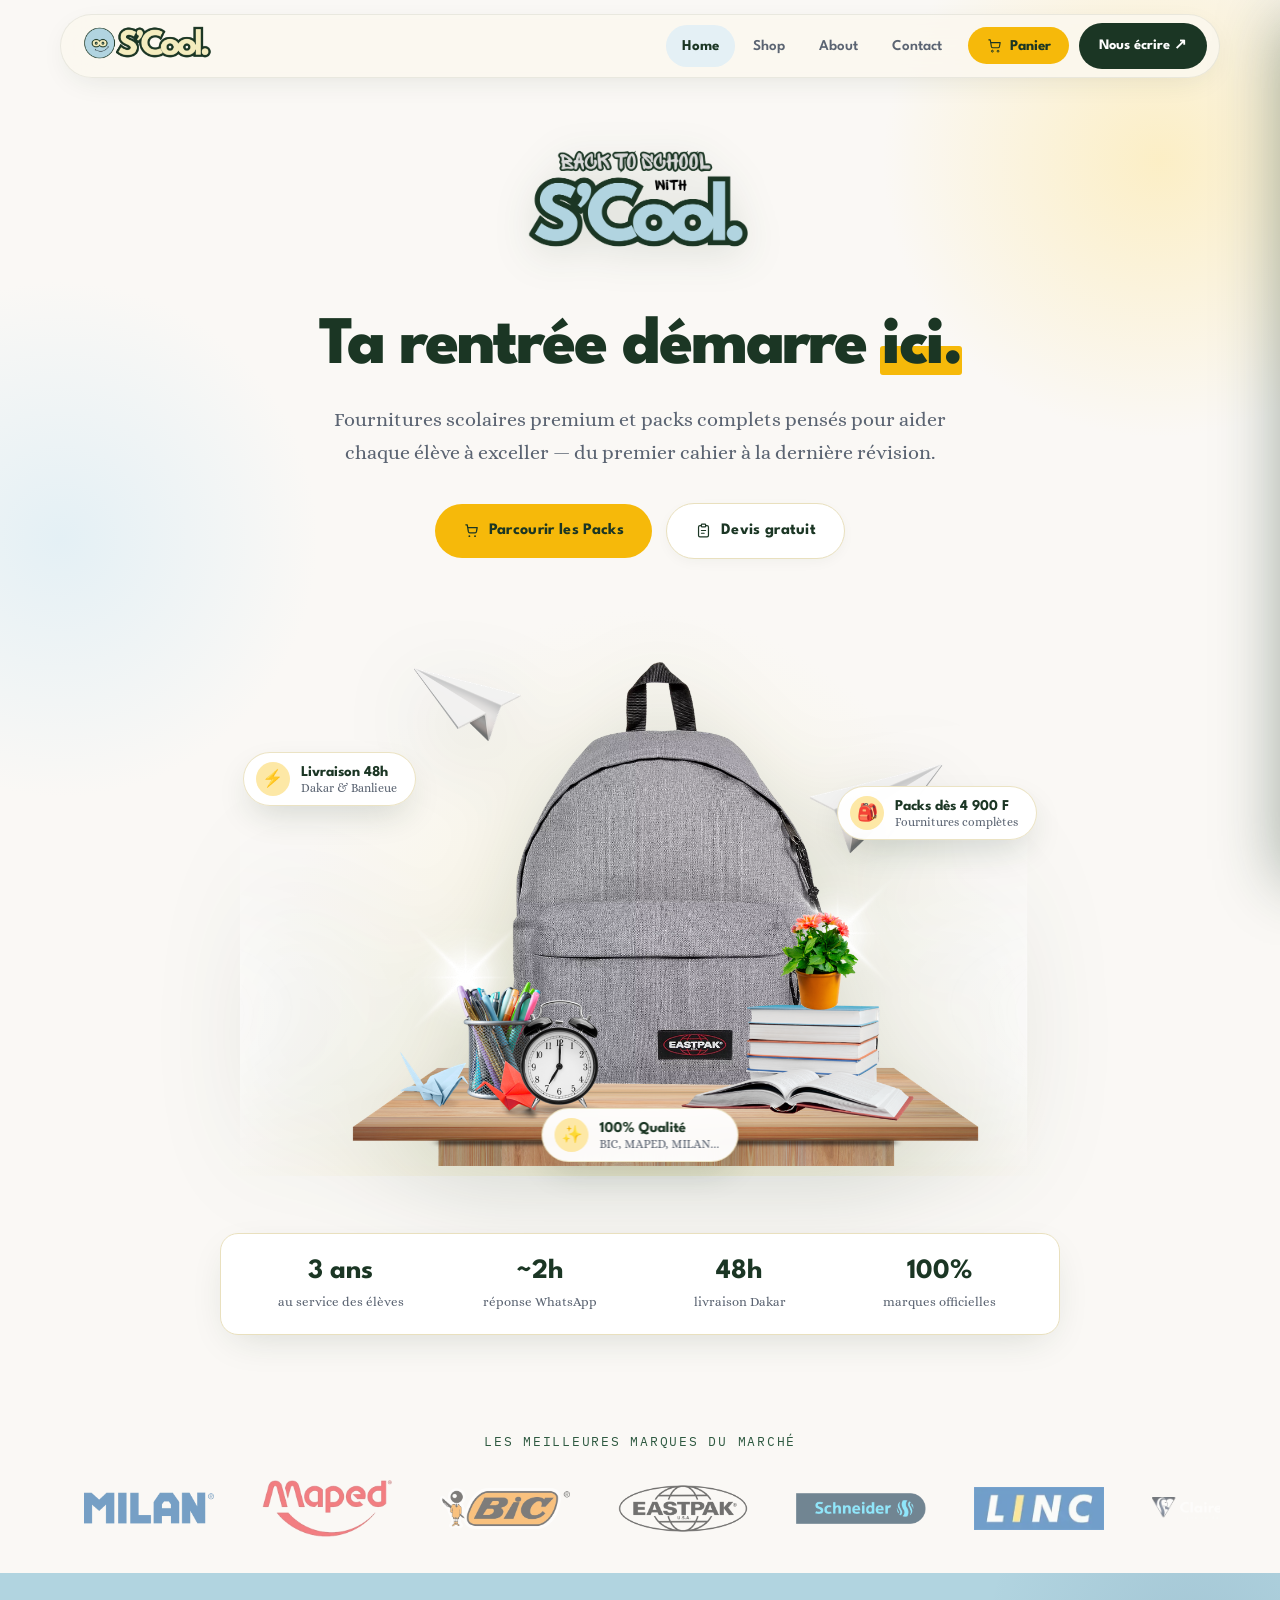
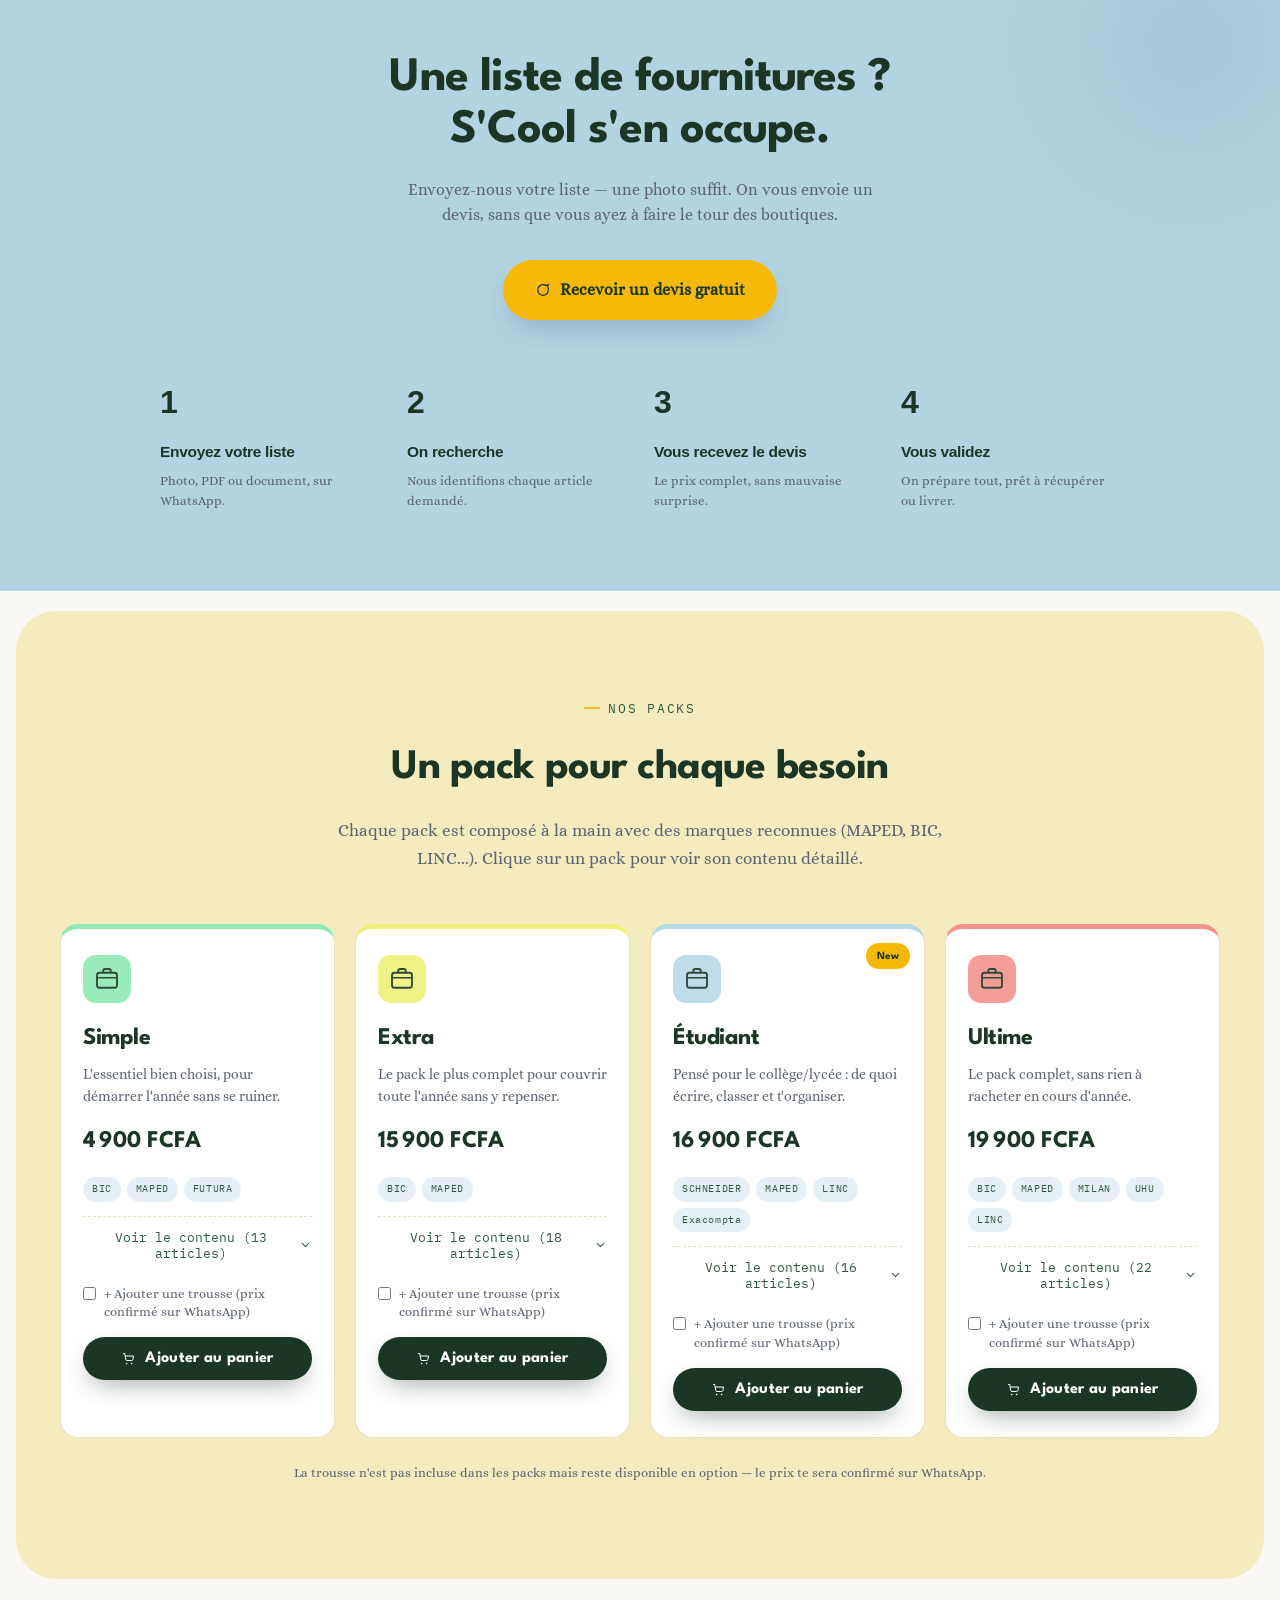
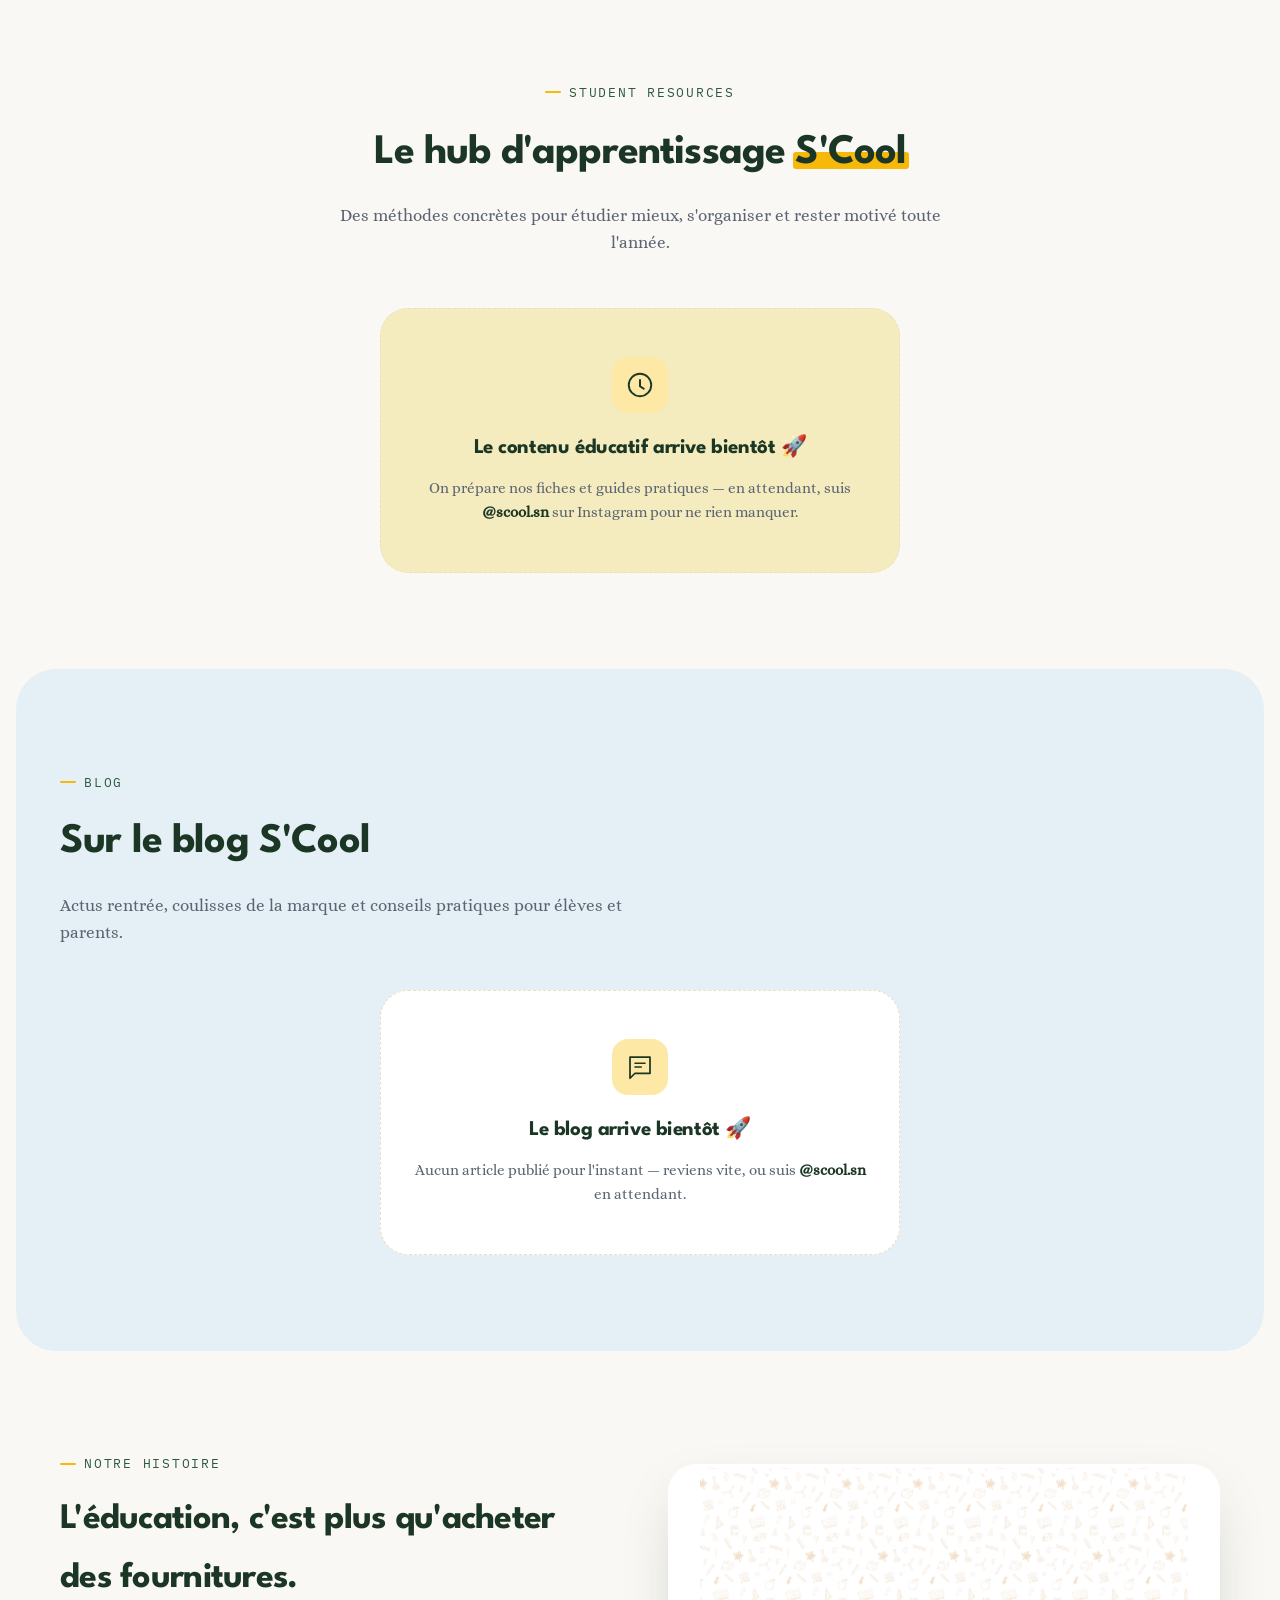
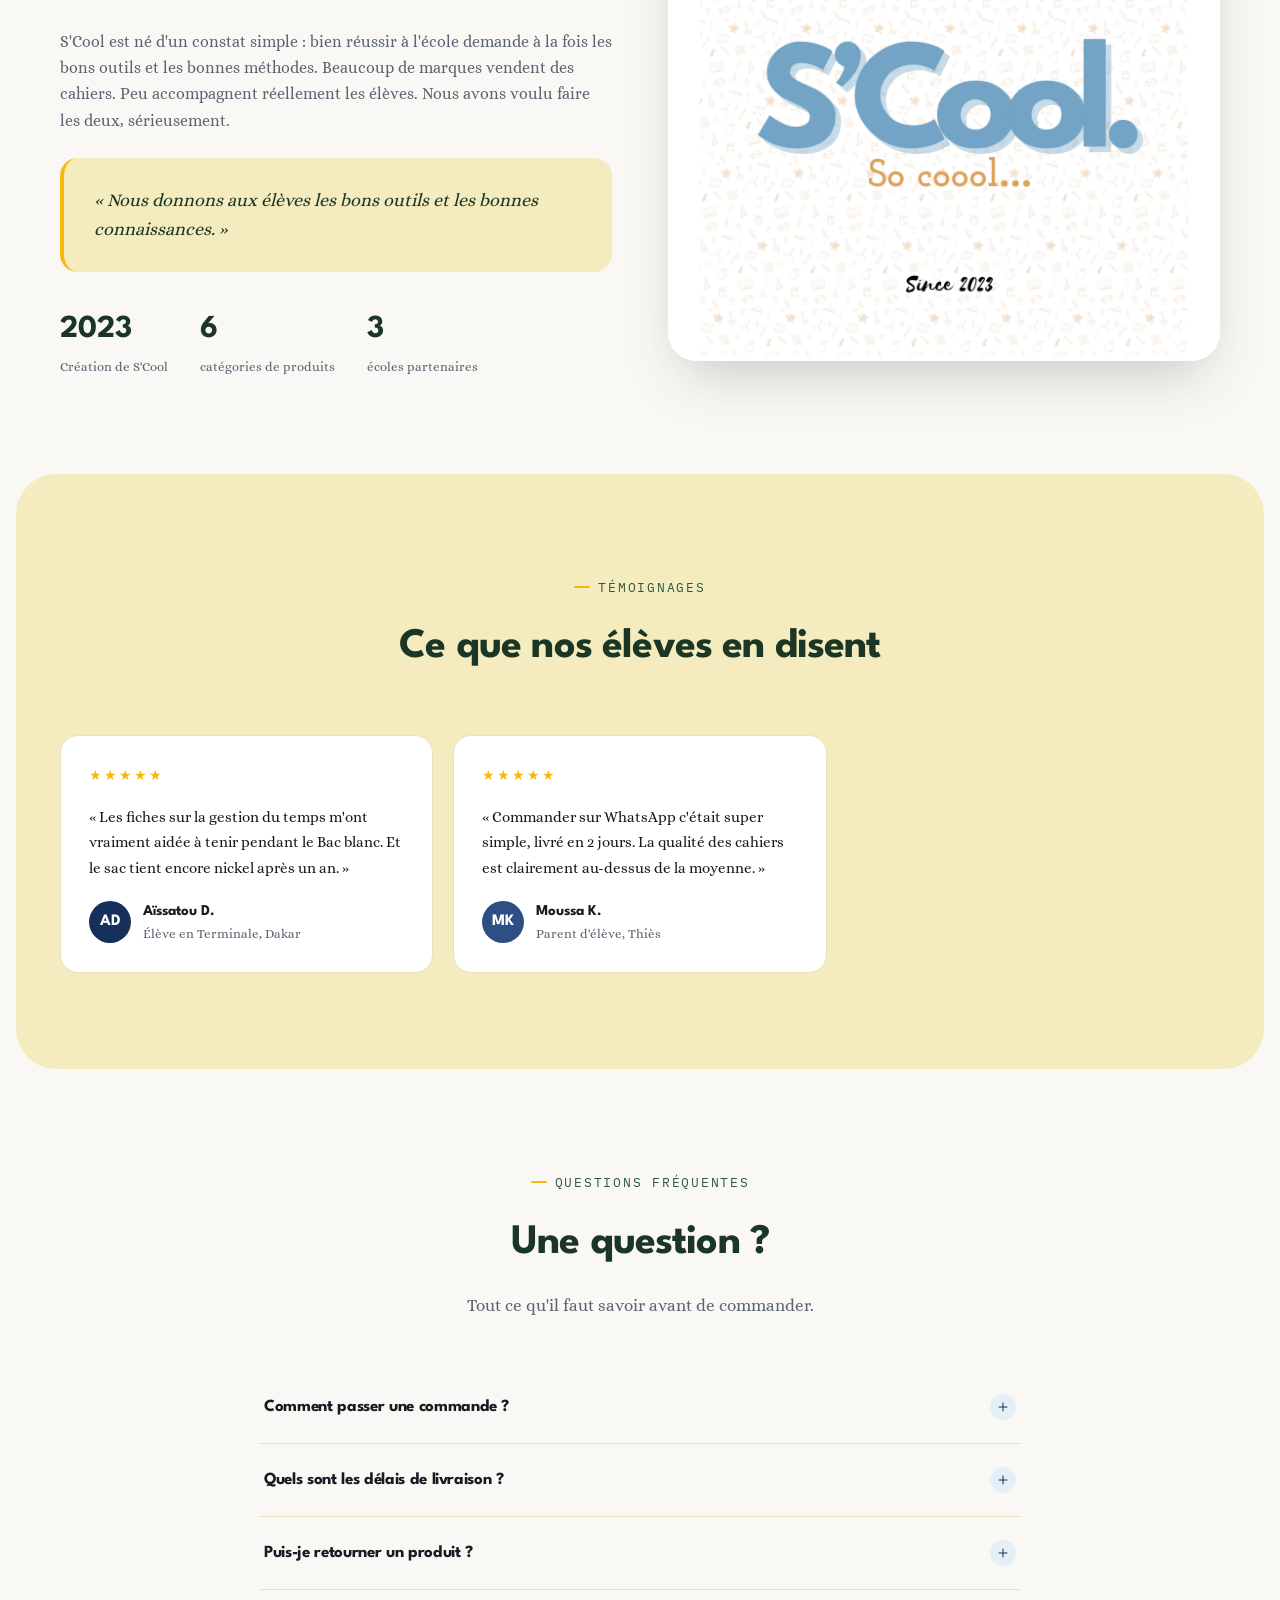
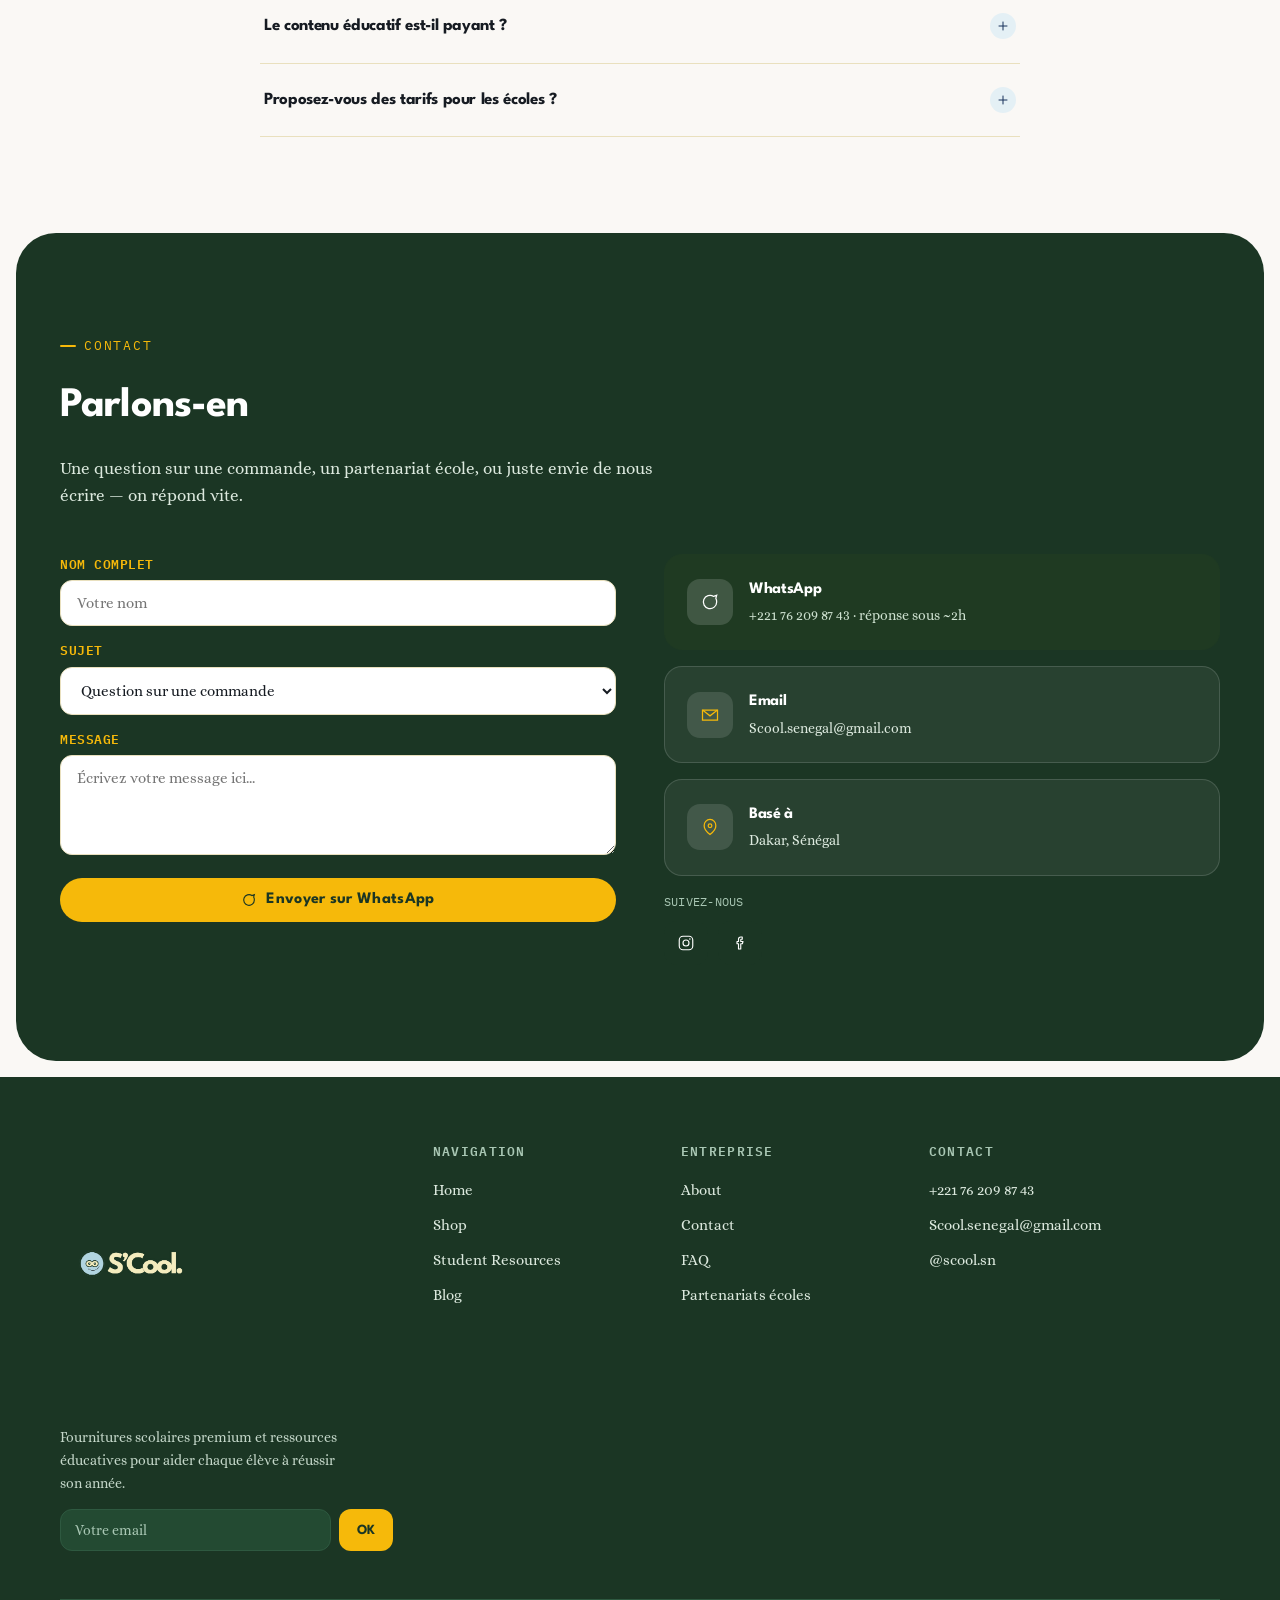
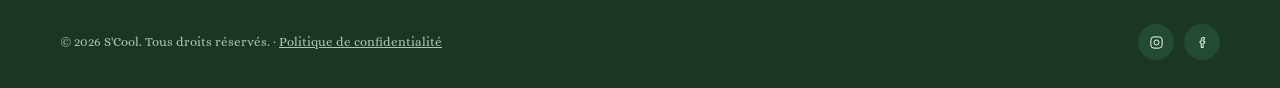
<file: index.html>
<!DOCTYPE html>
<html lang="fr">
<head>
<!-- Google tag (gtag.js) -->
<script async src="https://www.googletagmanager.com/gtag/js?id=G-ZF3CPQ8E2L"></script>
<script>
  window.dataLayer = window.dataLayer || [];
  function gtag(){dataLayer.push(arguments);}
  gtag('js', new Date());
  gtag('config', 'G-ZF3CPQ8E2L');
</script>
<meta charset="UTF-8">
<meta name="viewport" content="width=device-width, initial-scale=1.0">
<title>S'Cool — Ta rentrée démarre ici</title>
<meta name="description" content="S'Cool : fournitures scolaires premium et ressources éducatives pour aider chaque élève à exceller. Commande sur WhatsApp, livraison à Dakar.">
<meta property="og:type" content="website">
<meta property="og:site_name" content="S'Cool">
<meta property="og:title" content="S'Cool — Ta rentrée démarre ici.">
<meta property="og:description" content="Fournitures scolaires premium et packs de rentrée. Commande directe sur WhatsApp, livraison à Dakar sous 48h.">
<meta property="og:url" content="https://madiop19.github.io/S-COOL/">
<meta property="og:image" content="https://madiop19.github.io/S-COOL/images/og-image.png">
<meta name="twitter:card" content="summary_large_image">
<meta name="twitter:title" content="S'Cool — Ta rentrée démarre ici.">
<meta name="twitter:description" content="Fournitures scolaires premium et packs de rentrée. Commande directe sur WhatsApp, livraison à Dakar sous 48h.">
<meta name="twitter:image" content="https://madiop19.github.io/S-COOL/images/og-image.png">
<link rel="icon" type="image/png" href="images/scoollogopng/favicon.png">
<link rel="preconnect" href="https://fonts.googleapis.com">
<link rel="preconnect" href="https://fonts.gstatic.com" crossorigin>
<link href="https://fonts.googleapis.com/css2?family=League+Spartan:wght@100..900&family=Alice&display=swap" rel="stylesheet">
<link rel="preconnect" href="https://fonts.gstatic.com" crossorigin>
<link href="https://fonts.googleapis.com/css2?family=IBM+Plex+Mono:wght@400;500&display=swap" rel="stylesheet">
<link rel="stylesheet" href="styles.css">
</head>
<body>

<!-- NAV -->
<header>
  <nav>
    <a href="#home" class="logo"><img class="logo-img" src="images/scoollogopng/mainlogo.png" alt="S'Cool" width="140" height="36"></a>
    <div class="nav-right">
      <div class="nav-links" id="navLinks">
        <a href="#home">Home</a>
        <a href="shop.html">Shop</a>
        <a href="#about">About</a>
        <a href="#contact">Contact</a>
      </div>
      <button class="cart-btn" onclick="openCart()" aria-label="Voir le panier">
        <svg width="17" height="17" viewBox="0 0 24 24" fill="none"><path d="M4 4h2l1.6 9.6a2 2 0 0 0 2 1.6h7.4a2 2 0 0 0 2-1.6L20 8H7" stroke="#1B3624" stroke-width="1.6" stroke-linecap="round" stroke-linejoin="round"/><circle cx="9" cy="20" r="1.3" stroke="#1B3624" stroke-width="1.4"/><circle cx="17" cy="20" r="1.3" stroke="#1B3624" stroke-width="1.4"/></svg>
        <span>Panier</span>
        <span class="cart-badge">0</span>
      </button>
      <a class="nav-cta" href="#contact">Nous écrire ↗</a>
      <div class="burger" onclick="openMenu()">
        <svg width="18" height="18" viewBox="0 0 18 18" fill="none"><path d="M2 5H16M2 9H16M2 13H16" stroke="#1B3624" stroke-width="1.6" stroke-linecap="round"/></svg>
      </div>
    </div>
  </nav>
</header>
<div class="mobile-menu" id="mmenu">
  <a href="#home" onclick="closeMenu()">Home</a>
  <a href="shop.html" onclick="closeMenu()">Shop</a>
  <a href="#about" onclick="closeMenu()">About</a>
  <a href="#contact" onclick="closeMenu()">Contact</a>
</div>

<!-- HERO -->
<section class="hero" id="home">
  <div class="hero-inner">
    <div class="hero-bts-badge reveal">
      <img src="images/back-to-school-title.png" alt="Back to School with S'Cool" class="hero-bts-img">
    </div>

    <h1 class="reveal">Ta rentrée démarre <span class="highlight">ici.</span></h1>
    <p class="sub reveal">Fournitures scolaires premium et packs complets pensés pour aider chaque élève à exceller — du premier cahier à la dernière révision.</p>

    <div class="hero-ctas reveal">
      <a href="shop.html" class="btn btn-yellow">
        <svg width="17" height="17" viewBox="0 0 24 24" fill="none"><path d="M4 4h2l1.6 9.6a2 2 0 0 0 2 1.6h7.4a2 2 0 0 0 2-1.6L20 8H7" stroke="currentColor" stroke-width="1.8" stroke-linecap="round" stroke-linejoin="round"/><circle cx="9" cy="20" r="1.3" fill="currentColor"/><circle cx="17" cy="20" r="1.3" fill="currentColor"/></svg>
        Parcourir les Packs
      </a>
      <a href="#devis" class="btn btn-secondary">
        <svg width="17" height="17" viewBox="0 0 24 24" fill="none"><path d="M9 5H7a2 2 0 0 0-2 2v12a2 2 0 0 0 2 2h10a2 2 0 0 0 2-2V7a2 2 0 0 0-2-2h-2" stroke="currentColor" stroke-width="1.7" stroke-linecap="round"/><rect x="9" y="3" width="6" height="4" rx="1" stroke="currentColor" stroke-width="1.7"/><path d="M9 12h6M9 16h4" stroke="currentColor" stroke-width="1.5" stroke-linecap="round"/></svg>
        Devis gratuit
      </a>
    </div>

    <!-- ILLUSTRATION SOUS LE TEXTE -->
    <div class="hero-visual-container reveal">
      <div class="hero-visual-frame">
        <img src="images/hero-illustration.png" alt="Fournitures et sacs de rentrée S'Cool" class="hero-illustration-img">

        <div class="floating-pill fp-left">
          <span class="fp-icon">⚡</span>
          <div class="fp-text">
            <span class="fp-title">Livraison 48h</span>
            <span class="fp-sub">Dakar &amp; Banlieue</span>
          </div>
        </div>

        <div class="floating-pill fp-right">
          <span class="fp-icon">🎒</span>
          <div class="fp-text">
            <span class="fp-title">Packs dès 4 900 F</span>
            <span class="fp-sub">Fournitures complètes</span>
          </div>
        </div>

        <div class="floating-pill fp-center">
          <span class="fp-icon">✨</span>
          <div class="fp-text">
            <span class="fp-title">100% Qualité</span>
            <span class="fp-sub">BIC, MAPED, MILAN...</span>
          </div>
        </div>
      </div>
    </div>

    <div class="hero-strip reveal">
      <div><div class="num">3 ans</div><div class="lbl">au service des élèves</div></div>
      <div><div class="num">~2h</div><div class="lbl">réponse WhatsApp</div></div>
      <div><div class="num">48h</div><div class="lbl">livraison Dakar</div></div>
      <div><div class="num">100%</div><div class="lbl">marques officielles</div></div>
    </div>
  </div>
</section>

<!-- SECTION LOGOS MARQUES -->
<section class="brands-marquee">
  <div class="wrap">
    <p class="brands-title">Les meilleures marques du marché</p>
    <div class="marquee">
      <div class="marquee-content">
        <div class="marquee-item"><img src="images/logos/milan.webp" alt="Milan"></div>
        <div class="marquee-item"><img src="images/logos/maped.webp" alt="Maped"></div>
        <div class="marquee-item"><img src="images/logos/bic.webp" alt="BIC"></div>
        <div class="marquee-item"><img src="images/logos/eastpak.webp" alt="Eastpak"></div>
        <div class="marquee-item"><img src="images/logos/schneider.webp" alt="Schneider"></div>
        <div class="marquee-item"><img src="images/logos/linc.webp" alt="Linc"></div>
        <div class="marquee-item"><img src="images/logos/clairefontaine.webp" alt="clairefontaine"></div>
        <!-- copie identique, nécessaire pour la boucle infinie -->
        <div class="marquee-item"><img src="images/logos/milan.webp" alt="Milan"></div>
        <div class="marquee-item"><img src="images/logos/maped.webp" alt="Maped"></div>
        <div class="marquee-item"><img src="images/logos/bic.webp" alt="BIC"></div>
        <div class="marquee-item"><img src="images/logos/eastpak.webp" alt="Eastpak"></div>
        <div class="marquee-item"><img src="images/logos/schneider.webp" alt="Schneider"></div>
        <div class="marquee-item"><img src="images/logos/linc.webp" alt="Linc"></div>
        <div class="marquee-item"><img src="images/logos/clairefontaine.webp" alt="clairefontaine"></div>
      </div>
    </div>
  </div>
</section>

<!-- DEVIS SUR LISTE -->
<section id="devis" class="devis-section">
  <div class="wrap devis-wrap">
    <div class="devis-head reveal">
      <h2 class="devis-title">Une liste de fournitures ?<br>S'Cool s'en occupe.</h2>
      <p class="devis-sub">Envoyez-nous votre liste  — une photo suffit. On vous envoie un devis, sans que vous ayez à faire le tour des boutiques.</p>
      <a href="https://wa.me/221762098743?text=Bonjour%20S'Cool%2C%20je%20souhaite%20recevoir%20un%20devis%20pour%20la%20liste%20de%20fournitures%20de%20mon%20enfant.%20Je%20vous%20envoie%20la%20liste%20(photo%2FPDF)%20juste%20apr%C3%A8s%20ce%20message." target="_blank" class="devis-cta">
        <svg width="16" height="16" viewBox="0 0 24 24" fill="none"><path d="M20 12a8 8 0 1 1-3.6-6.7L20 4l-1 3.6A7.96 7.96 0 0 1 20 12Z" stroke="#16305B" stroke-width="1.7"/></svg>
        Recevoir un devis gratuit
      </a>
    </div>
    <div class="devis-steps reveal">
      <div class="devis-step">
        <span class="devis-num">1</span>
        <h4>Envoyez votre liste</h4>
        <p>Photo, PDF ou document, sur WhatsApp.</p>
      </div>
      <div class="devis-step">
        <span class="devis-num">2</span>
        <h4>On recherche</h4>
        <p>Nous identifions chaque article demandé.</p>
      </div>
      <div class="devis-step">
        <span class="devis-num">3</span>
        <h4>Vous recevez le devis</h4>
        <p>Le prix complet, sans mauvaise surprise.</p>
      </div>
      <div class="devis-step">
        <span class="devis-num">4</span>
        <h4>Vous validez</h4>
        <p>On prépare tout, prêt à récupérer ou livrer.</p>
      </div>
    </div>
  </div>
</section>

<!-- SHOP : LES PACKS -->
<section id="shop" style="background:var(--beige); border-radius:40px; margin:0 16px; padding-top:80px;">
  <div class="wrap">
    <div class="section-head reveal">
      <div class="eyebrow" style="justify-content:center;">Nos Packs</div>
      <h2>Un pack pour chaque besoin</h2>
      <p>Chaque pack est composé à la main avec des marques reconnues (MAPED, BIC, LINC...). Clique sur un pack pour voir son contenu détaillé.</p>
    </div>
    <div class="pack-grid" id="packGrid"></div>
    <p style="text-align:center; color:var(--ink-soft); font-size:13px; margin-top:24px;">La trousse n'est pas incluse dans les packs mais reste disponible en option — le prix te sera confirmé sur WhatsApp.</p>
  </div>
</section>

<!-- RESOURCES -->
<section id="resources">
  <div class="wrap">
    <div class="section-head reveal">
      <div class="eyebrow" style="justify-content:center;">Student Resources</div>
      <h2>Le hub d'apprentissage <span class="highlight">S'Cool</span></h2>
      <p>Des méthodes concrètes pour étudier mieux, s'organiser et rester motivé toute l'année.</p>
    </div>
    <div class="coming-soon reveal">
      <div class="coming-soon-icon">
        <svg width="30" height="30" viewBox="0 0 24 24" fill="none"><path d="M12 8v5l3 2" stroke="#1B3624" stroke-width="1.6" stroke-linecap="round"/><circle cx="12" cy="12" r="9" stroke="#1B3624" stroke-width="1.5"/></svg>
      </div>
      <h3>Le contenu éducatif arrive bientôt 🚀</h3>
      <p>On prépare nos fiches et guides pratiques — en attendant, suis <a href="https://instagram.com/scool.sn" target="_blank">@scool.sn</a> sur Instagram pour ne rien manquer.</p>
    </div>
  </div>
</section>

<!-- BLOG -->
<section id="blog" style="background:var(--blue-pale); border-radius:40px; margin:0 16px;">
  <div class="wrap">
    <div class="section-head left reveal">
      <div class="eyebrow">Blog</div>
      <h2>Sur le blog S'Cool</h2>
      <p>Actus rentrée, coulisses de la marque et conseils pratiques pour élèves et parents.</p>
    </div>
    <div class="coming-soon reveal" style="background:var(--white);">
      <div class="coming-soon-icon">
        <svg width="30" height="30" viewBox="0 0 24 24" fill="none"><path d="M4 4h16v13H8l-4 4V4Z" stroke="#1B3624" stroke-width="1.4" stroke-linejoin="round"/><path d="M8 9h8M8 12h5" stroke="#1B3624" stroke-width="1.3" stroke-linecap="round"/></svg>
      </div>
      <h3>Le blog arrive bientôt 🚀</h3>
      <p>Aucun article publié pour l'instant — reviens vite, ou suis <a href="https://instagram.com/scool.sn" target="_blank">@scool.sn</a> en attendant.</p>
    </div>
  </div>
</section>

<!-- ABOUT -->
<section id="about">
  <div class="wrap">
    <div class="about-grid">
      <div class="reveal">
        <div class="eyebrow">Notre histoire</div>
        <h2 style="font-size:clamp(26px,4vw,36px); margin-bottom:20px;">L'éducation, c'est plus qu'acheter des fournitures.</h2>
        <p style="color:var(--ink-soft); font-size:15.5px; line-height:1.7;">S'Cool est né d'un constat simple : bien réussir à l'école demande à la fois les bons outils et les bonnes méthodes. Beaucoup de marques vendent des cahiers. Peu accompagnent réellement les élèves. Nous avons voulu faire les deux, sérieusement.</p>
        <div class="mission-quote">
          <p>« Nous donnons aux élèves les bons outils et les bonnes connaissances. »</p>
        </div>
        <div class="stat-row">
          <div><div class="num">2023</div><div class="lbl">Création de S'Cool</div></div>
          <div><div class="num">6</div><div class="lbl">catégories de produits</div></div>
          <div><div class="num">3</div><div class="lbl">écoles partenaires</div></div>
        </div>
      </div>
      <div class="reveal">
        <div class="about-visual">
          <img src="images/about-illustration.png" alt="Illustration S'Cool" class="about-illustration">
        </div>
      </div>
    </div>
  </div>
</section>

<!-- TESTIMONIALS -->
<section style="background:var(--beige); border-radius:40px; margin:0 16px;">
  <div class="wrap">
    <div class="section-head reveal">
      <div class="eyebrow" style="justify-content:center;">Témoignages</div>
      <h2>Ce que nos élèves en disent</h2>
    </div>
    <div class="testi-track" id="testiGrid"></div>
  </div>
</section>

<!-- FAQ -->
<section id="faq">
  <div class="wrap">
    <div class="section-head reveal">
      <div class="eyebrow" style="justify-content:center;">Questions fréquentes</div>
      <h2>Une question ?</h2>
      <p>Tout ce qu'il faut savoir avant de commander.</p>
    </div>
    <div class="faq-list reveal" id="faqList"></div>
  </div>
</section>

<!-- CONTACT -->
<section id="contact" style="background:var(--blue); border-radius:40px; margin:0 16px 16px; color:#fff;">
  <div class="wrap">
    <div class="section-head left reveal">
      <div class="eyebrow" style="color:#F6B90A;">Contact</div>
      <h2 style="color:#fff;">Parlons-en</h2>
      <p style="color:#DCE9DE;">Une question sur une commande, un partenariat école, ou juste envie de nous écrire — on répond vite.</p>
    </div>
    <div class="contact-grid">
      <form class="contact-form reveal" onsubmit="return submitContact(event)">
        <div class="field">
          <label style="color:#F6B90A;">Nom complet</label>
          <input id="cf-nom" type="text" placeholder="Votre nom" required>
        </div>
        <div class="field">
          <label style="color:#F6B90A;">Sujet</label>
          <select id="cf-sujet">
            <option>Question sur une commande</option>
            <option>Partenariat école / entreprise</option>
            <option>Demande de devis</option>
            <option>Suggestion</option>
            <option>Autre</option>
          </select>
        </div>
        <div class="field">
          <label style="color:#F6B90A;">Message</label>
          <textarea id="cf-message" placeholder="Écrivez votre message ici..." required></textarea>
        </div>
        <button type="submit" class="btn btn-yellow btn-block">
          <svg width="16" height="16" viewBox="0 0 24 24" fill="none"><path d="M20 12a8 8 0 1 1-3.6-6.7L20 4l-1 3.6A7.96 7.96 0 0 1 20 12Z" stroke="#1B3624" stroke-width="1.7"/></svg>
          Envoyer sur WhatsApp
        </button>
      </form>
      <div class="contact-side reveal">
        <a href="https://wa.me/221762098743" target="_blank" class="contact-tile" style="background:#1F3A22; border-color:#1F3A22;">
          <div class="ct-ic" style="background:rgba(255,255,255,0.15);">
            <svg width="20" height="20" viewBox="0 0 24 24" fill="none"><path d="M20 12a8 8 0 1 1-3.6-6.7L20 4l-1 3.6A7.96 7.96 0 0 1 20 12Z" stroke="#fff" stroke-width="1.5"/></svg>
          </div>
          <div><h5 style="color:#fff;">WhatsApp</h5><p style="color:#CDE0CF;">+221 76 209 87 43 · réponse sous ~2h</p></div>
        </a>
        <div class="contact-tile" style="background:rgba(255,255,255,0.06); border-color:rgba(255,255,255,0.14);">
          <div class="ct-ic" style="background:rgba(255,255,255,0.12);">
            <svg width="20" height="20" viewBox="0 0 24 24" fill="none"><path d="M3 6h18v12H3V6Z" stroke="#F6B90A" stroke-width="1.5"/><path d="m3 6 9 7 9-7" stroke="#F6B90A" stroke-width="1.5"/></svg>
          </div>
          <div><h5 style="color:#fff;">Email</h5><p style="color:#DCE9DE;">Scool.senegal@gmail.com</p></div>
        </div>
        <div class="contact-tile" style="background:rgba(255,255,255,0.06); border-color:rgba(255,255,255,0.14);">
          <div class="ct-ic" style="background:rgba(255,255,255,0.12);">
            <svg width="20" height="20" viewBox="0 0 24 24" fill="none"><path d="M12 21s-7-5.2-7-10.5A7 7 0 0 1 12 3a7 7 0 0 1 7 7.5C19 15.8 12 21 12 21Z" stroke="#F6B90A" stroke-width="1.5"/><circle cx="12" cy="10.5" r="2.2" stroke="#F6B90A" stroke-width="1.5"/></svg>
          </div>
          <div><h5 style="color:#fff;">Basé à</h5><p style="color:#DCE9DE;">Dakar, Sénégal</p></div>
        </div>
        <div>
          <p class="mono" style="font-size:12px; color:#A9C7B4; margin-bottom:10px;">SUIVEZ-NOUS</p>
          <div class="social-row">
            <a href="https://instagram.com/scool.sn" target="_blank" aria-label="Instagram"><svg width="18" height="18" viewBox="0 0 24 24" fill="none"><rect x="3" y="3" width="18" height="18" rx="5" stroke="#fff" stroke-width="1.5"/><circle cx="12" cy="12" r="4" stroke="#fff" stroke-width="1.5"/><circle cx="17.2" cy="6.8" r="1" fill="#fff"/></svg></a>
            <a href="https://facebook.com/scool.sn" target="_blank" aria-label="Facebook"><svg width="18" height="18" viewBox="0 0 24 24" fill="none"><path d="M15 4h-2a3 3 0 0 0-3 3v3H8v3h2v7h3v-7h2.2l.8-3H13V7.5c0-.4.3-.5.6-.5H15V4Z" stroke="#fff" stroke-width="1.5" stroke-linejoin="round"/></svg></a>
          </div>
        </div>
      </div>
    </div>
  </div>
</section>

<!-- FOOTER -->
<footer>
  <div class="footer-grid">
    <div>
      <a href="#home" class="logo logo-footer"><img class="logo-img-footer" src="images/scoollogopng/5.png" alt="S'Cool" width="155" height="40"></a>
      <p class="blurb">Fournitures scolaires premium et ressources éducatives pour aider chaque élève à réussir son année.</p>
      <div class="newsletter-form">
        <input type="email" placeholder="Votre email">
        <button onclick="showToast('Merci ! Vous êtes inscrit(e) à la newsletter.')">OK</button>
      </div>
    </div>
    <div>
      <h6>Navigation</h6>
      <div class="flinks">
        <a href="#home">Home</a>
        <a href="shop.html">Shop</a>
        <a href="#resources">Student Resources</a>
        <a href="#blog">Blog</a>
      </div>
    </div>
    <div>
      <h6>Entreprise</h6>
      <div class="flinks">
        <a href="#about">About</a>
        <a href="#contact">Contact</a>
        <a href="#faq">FAQ</a>
        <a href="#">Partenariats écoles</a>
      </div>
    </div>
    <div>
      <h6>Contact</h6>
      <div class="flinks">
        <a href="https://wa.me/221762098743" target="_blank">+221 76 209 87 43</a>
        <a href="mailto:Scool.senegal@gmail.com">Scool.senegal@gmail.com</a>
        <a href="https://instagram.com/scool.sn" target="_blank">@scool.sn</a>
      </div>
    </div>
  </div>
  <div class="foot-bottom">
    <p>© 2026 S'Cool. Tous droits réservés. · <a href="privacy.html" style="color:#A9C7B4; text-decoration:underline;">Politique de confidentialité</a></p>
    <div class="foot-social">
      <a href="https://instagram.com/scool.sn" target="_blank" aria-label="Instagram"><svg width="15" height="15" viewBox="0 0 24 24" fill="none"><rect x="3" y="3" width="18" height="18" rx="5" stroke="#fff" stroke-width="1.5"/><circle cx="12" cy="12" r="4" stroke="#fff" stroke-width="1.5"/></svg></a>
      <a href="https://facebook.com/scool.sn" target="_blank" aria-label="Facebook"><svg width="15" height="15" viewBox="0 0 24 24" fill="none"><path d="M15 4h-2a3 3 0 0 0-3 3v3H8v3h2v7h3v-7h2.2l.8-3H13V7.5c0-.4.3-.5.6-.5H15V4Z" stroke="#fff" stroke-width="1.5"/></svg></a>
    </div>
  </div>
</footer>

<div class="toast" id="toast"></div>

<!-- CART DRAWER -->
<div class="cart-overlay" id="cartOverlay" onclick="closeCart()"></div>
<aside class="cart-drawer" id="cartDrawer">
  <div class="cart-head">
    <h3>Ton panier</h3>
    <button class="cart-close" onclick="closeCart()" aria-label="Fermer">✕</button>
  </div>
  <div class="cart-items" id="cartItems"></div>
  <div class="cart-foot">
    <div class="cart-total-row">
      <span>Total</span>
      <span class="price" id="cartTotal">0 FCFA</span>
    </div>
    <button class="btn btn-whatsapp btn-block" onclick="checkoutCartWhatsapp()">
      <svg width="15" height="15" viewBox="0 0 24 24" fill="none"><path d="M20 12a8 8 0 1 1-3.6-6.7L20 4l-1 3.6A7.96 7.96 0 0 1 20 12Z" stroke="#fff" stroke-width="1.6"/></svg>
      Valider sur WhatsApp
    </button>
  </div>
</aside>

<script src="shared.js"></script>
<script src="cart.js"></script>
<script src="script.js"></script>
</body>
</html>
</file>
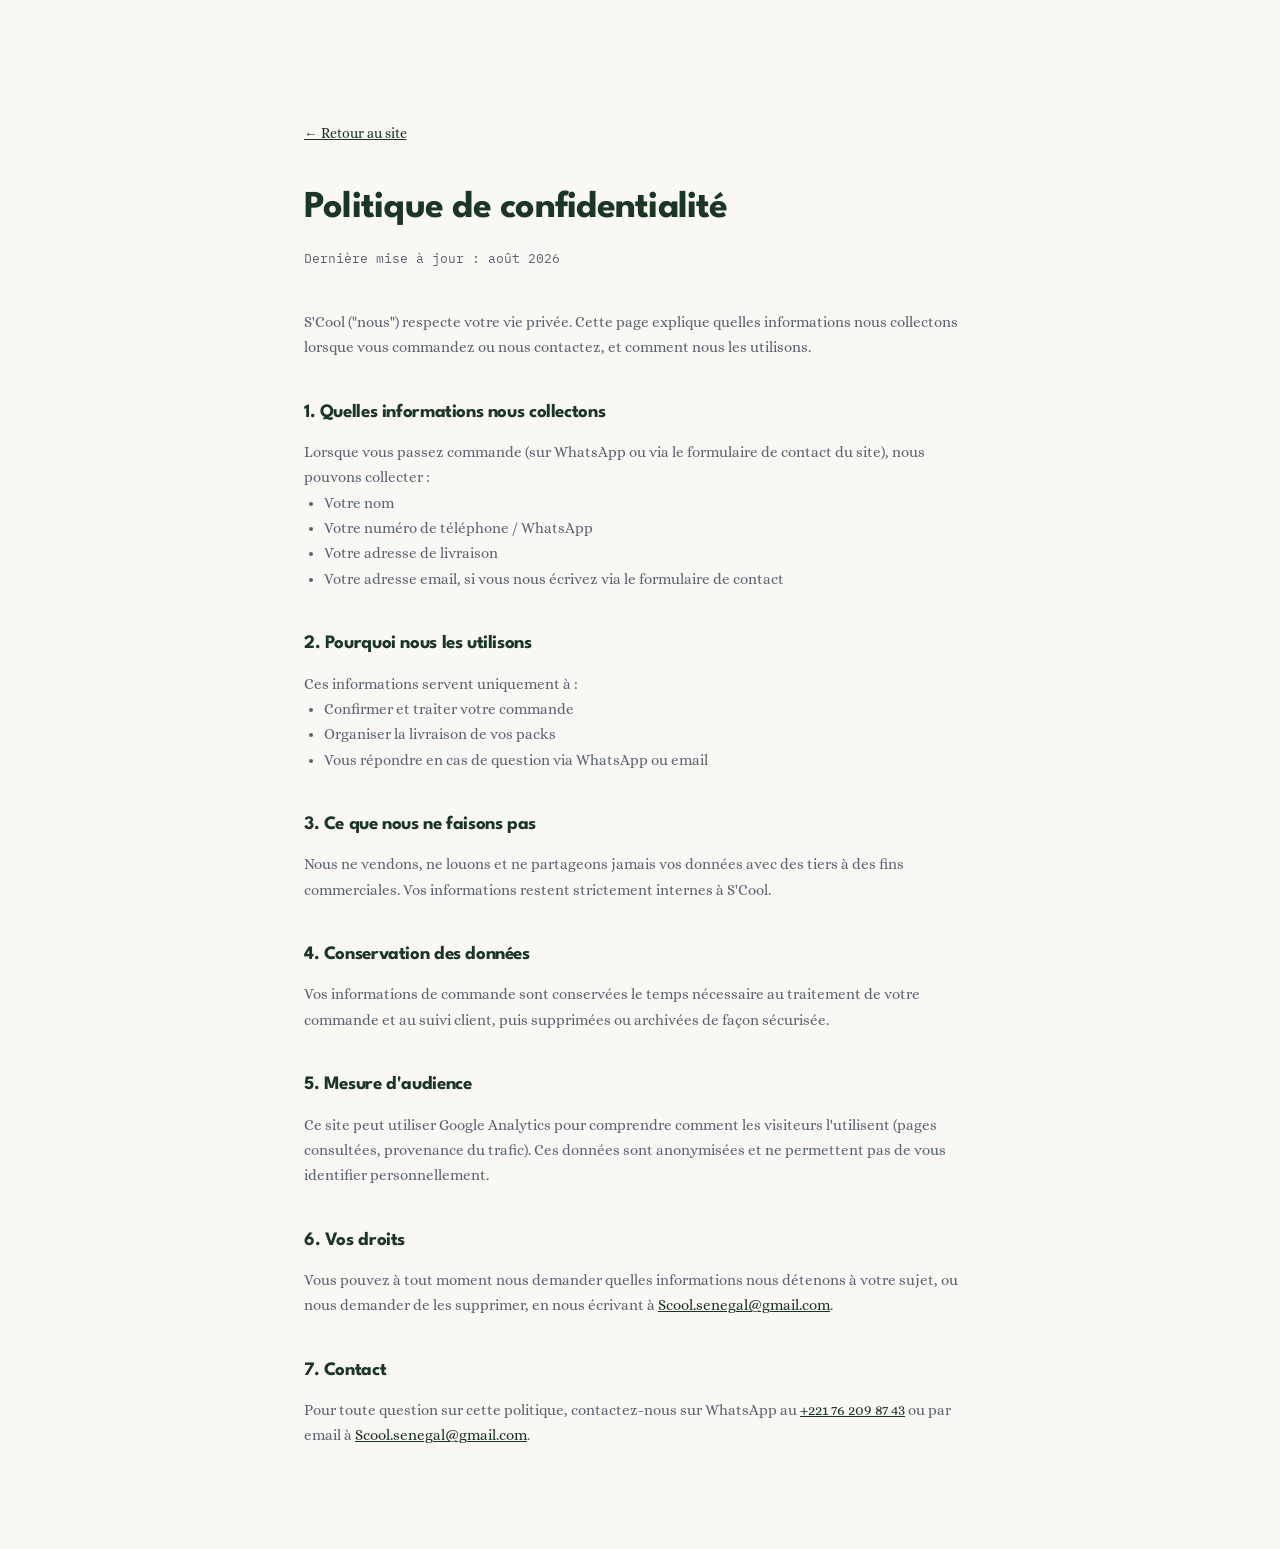
<file: privacy.html>
<!DOCTYPE html>
<html lang="fr">
<head>
<!-- Google tag (gtag.js) -->
<script async src="https://www.googletagmanager.com/gtag/js?id=G-ZF3CPQ8E2L"></script>
<script>
  window.dataLayer = window.dataLayer || [];
  function gtag(){dataLayer.push(arguments);}
  gtag('js', new Date());
  gtag('config', 'G-ZF3CPQ8E2L');
</script>
<meta charset="UTF-8">
<meta name="viewport" content="width=device-width, initial-scale=1.0">
<title>Politique de confidentialité — S'Cool</title>
<meta name="description" content="Politique de confidentialité de S'Cool : comment vos données (nom, téléphone, adresse de livraison) sont utilisées.">
<meta property="og:type" content="website">
<meta property="og:site_name" content="S'Cool">
<meta property="og:title" content="Politique de confidentialité — S'Cool">
<meta property="og:url" content="https://MADIOP-19.github.io/S-COOL/privacy.html">
<link rel="icon" type="image/png" href="images/scoollogopng/favicon.png">
<link rel="preconnect" href="https://fonts.googleapis.com">
<link rel="preconnect" href="https://fonts.gstatic.com" crossorigin>
<link href="https://fonts.googleapis.com/css2?family=League+Spartan:wght@100..900&family=Alice&family=IBM+Plex+Mono:wght@400;500&display=swap" rel="stylesheet">
<link rel="stylesheet" href="styles.css">
<style>
  .legal-wrap{max-width:720px; margin:0 auto; padding:120px 24px 100px;}
  .legal-wrap h1{font-size:clamp(28px,4vw,38px); margin-bottom:8px;}
  .legal-wrap .updated{font-family:'IBM Plex Mono',monospace; font-size:12.5px; color:var(--ink-soft); margin-bottom:40px;}
  .legal-wrap h2{font-size:19px; margin:36px 0 12px;}
  .legal-wrap p, .legal-wrap li{font-size:14.5px; line-height:1.75; color:var(--ink-soft);}
  .legal-wrap ul{padding-left:20px; margin-bottom:12px;}
  .legal-wrap a{color:var(--blue); text-decoration:underline;}
  .back-link{display:inline-flex; align-items:center; gap:6px; font-size:13.5px; color:var(--blue); font-weight:500; margin-bottom:32px;}
</style>
</head>
<body>
<div class="legal-wrap">
  <a href="index.html" class="back-link">← Retour au site</a>
  <h1>Politique de confidentialité</h1>
  <p class="updated">Dernière mise à jour : août 2026</p>

  <p>S'Cool ("nous") respecte votre vie privée. Cette page explique quelles informations nous collectons lorsque vous commandez ou nous contactez, et comment nous les utilisons.</p>

  <h2>1. Quelles informations nous collectons</h2>
  <p>Lorsque vous passez commande (sur WhatsApp ou via le formulaire de contact du site), nous pouvons collecter :</p>
  <ul>
    <li>Votre nom</li>
    <li>Votre numéro de téléphone / WhatsApp</li>
    <li>Votre adresse de livraison</li>
    <li>Votre adresse email, si vous nous écrivez via le formulaire de contact</li>
  </ul>

  <h2>2. Pourquoi nous les utilisons</h2>
  <p>Ces informations servent uniquement à :</p>
  <ul>
    <li>Confirmer et traiter votre commande</li>
    <li>Organiser la livraison de vos packs</li>
    <li>Vous répondre en cas de question via WhatsApp ou email</li>
  </ul>

  <h2>3. Ce que nous ne faisons pas</h2>
  <p>Nous ne vendons, ne louons et ne partageons jamais vos données avec des tiers à des fins commerciales. Vos informations restent strictement internes à S'Cool.</p>

  <h2>4. Conservation des données</h2>
  <p>Vos informations de commande sont conservées le temps nécessaire au traitement de votre commande et au suivi client, puis supprimées ou archivées de façon sécurisée.</p>

  <h2>5. Mesure d'audience</h2>
  <p>Ce site peut utiliser Google Analytics pour comprendre comment les visiteurs l'utilisent (pages consultées, provenance du trafic). Ces données sont anonymisées et ne permettent pas de vous identifier personnellement.</p>

  <h2>6. Vos droits</h2>
  <p>Vous pouvez à tout moment nous demander quelles informations nous détenons à votre sujet, ou nous demander de les supprimer, en nous écrivant à <a href="mailto:Scool.senegal@gmail.com">Scool.senegal@gmail.com</a>.</p>

  <h2>7. Contact</h2>
  <p>Pour toute question sur cette politique, contactez-nous sur WhatsApp au <a href="https://wa.me/221762098743" target="_blank">+221 76 209 87 43</a> ou par email à <a href="mailto:Scool.senegal@gmail.com">Scool.senegal@gmail.com</a>.</p>
</div>
</body>
</html>
</file>
<file: styles.css>
:root{
    --blue:#1B3624;
    --blue-light:#2E5940;
    --blue-pale:#E4F0F5;
    --sky:#B1D4E0;
    --yellow:#F6B90A;
    --yellow-soft:#FDE8A6;
    --beige:#F4ECBE;
    --cream:#FAF6E2;
    --white:#FFFFFF;
    --ink:#161B22;
    --ink-soft:#5B6472;
    --line:#E9E0BE;
    --radius-lg:28px;
    --radius-md:18px;
    --radius-sm:12px;
    --shadow-soft:0 12px 40px -14px rgba(27,54,36,0.18);
    --shadow-lift:0 24px 60px -18px rgba(27,54,36,0.28);
  }
  *{box-sizing:border-box; margin:0; padding:0;}
  html{scroll-behavior:smooth;}
  body{
    font-family:'Alice', Georgia, serif;
    background:#FAF8F5;
    color:var(--ink);
    -webkit-font-smoothing:antialiased;
    overflow-x:hidden;
    font-size:16px;
    line-height:1.65;
  }
  h1,h2,h3,h4,h5,h6{
    font-family:'League Spartan', sans-serif;
    letter-spacing:-0.02em;
    color:var(--blue);
    font-weight:700;
  }
  .mono{font-family:'IBM Plex Mono',monospace; letter-spacing:0.02em;}
  a{color:inherit; text-decoration:none;}
  img{max-width:100%; display:block;}
  section{padding:96px 24px;}
  @media (max-width:640px){ section{padding:64px 20px;} }
  .wrap{max-width:1160px; margin:0 auto;}
  .eyebrow{
    font-family:'IBM Plex Mono',monospace;
    font-size:12.5px;
    text-transform:uppercase;
    letter-spacing:0.14em;
    color:var(--blue-light);
    display:inline-flex;
    align-items:center;
    gap:8px;
    margin-bottom:16px;
  }
  .eyebrow::before{content:''; width:16px; height:2px; background:var(--yellow); display:inline-block; border-radius:2px;}

  .highlight{position:relative; display:inline; white-space:normal;}
  .highlight::after{
    content:'';
    position:absolute;
    left:-2%; right:-2%; bottom:0.05em;
    height:0.42em;
    background:var(--yellow);
    z-index:-1;
    border-radius:3px;
    transform:scaleX(0);
    transform-origin:left;
    transition:transform 0.7s cubic-bezier(.4,0,.2,1);
  }
  .highlight.in-view::after{transform:scaleX(1);}

  .reveal{opacity:0; transform:translateY(24px); transition:opacity .7s ease, transform .7s cubic-bezier(.4,0,.2,1);}
  .reveal.in-view{opacity:1; transform:translateY(0);}

  header{
    position:fixed; top:0; left:0; right:0; z-index:100;
    display:flex; justify-content:center; padding-top:14px;
  }
  nav{
    display:flex; align-items:center; justify-content:space-between;
    width:min(1160px, calc(100% - 32px));
    padding:0 12px 0 18px;
    height:64px;  
  align-items:center;
    background:rgba(251,247,239,0.88);
    backdrop-filter:blur(18px) saturate(160%);
    -webkit-backdrop-filter:blur(18px) saturate(160%);
    border:1px solid rgba(27,54,36,0.08);
    border-radius:100px;
    box-shadow:0 8px 32px -12px rgba(27,54,36,0.14);
    transition:box-shadow .3s ease;
  }
  .logo{display:inline-flex; align-items:center; text-decoration:none;}
  .logo-img{height: 180px; width:auto; max-width:140px; object-fit:contain; display:block; transition:transform .25s ease;}
  .logo:hover .logo-img{transform:scale(1.05);}
  .logo-footer{display:inline-block; margin-bottom:14px;}
  .logo-img-footer{height:250px; width:auto; max-width:155px; object-fit:contain; display:block; transition:transform .25s ease;}
  .logo-footer:hover .logo-img-footer{transform:scale(1.05);}

  .nav-links{display:flex; align-items:center; gap:2px;}
  .nav-right{display:flex; align-items:center; gap:10px;}
  .nav-links a{
    font-family:'League Spartan', sans-serif;
    font-size:15px; font-weight:600; color:var(--ink-soft);
    padding:9px 16px; border-radius:100px; transition:all .25s ease;
  }
  .nav-links a:hover{color:var(--blue); background:var(--blue-pale);}
  .nav-links a.active{color:var(--blue); background:var(--blue-pale); font-weight:700;}
  .nav-cta{
    background:var(--blue); color:var(--white); font-family:'League Spartan', sans-serif; font-size:14.5px; font-weight:700;
    padding:11px 20px; border-radius:100px; display:flex; align-items:center; gap:6px;
    transition:transform .25s ease, background .25s ease;
  }
  .nav-cta:hover{background:var(--blue-light); transform:translateY(-1px);}
  .burger{display:none; width:38px; height:38px; border-radius:100px; background:var(--blue-pale); align-items:center; justify-content:center; cursor:pointer;}
  .cart-btn{
    position:relative; display:flex; align-items:center; gap:7px; border:none; cursor:pointer; flex-shrink:0;
    background:var(--yellow); color:var(--blue); font-family:'League Spartan',sans-serif; font-weight:700; font-size:15px;
    padding:10px 18px; border-radius:100px; transition:transform .2s ease, box-shadow .2s ease;
  }
  .cart-btn:hover{transform:translateY(-1px); box-shadow:0 8px 18px -8px rgba(246,185,10,0.6);}
  .cart-badge{
    position:absolute; top:-6px; right:-6px; min-width:18px; height:18px; border-radius:100px; background:var(--blue);
    color:#fff; font-family:'IBM Plex Mono',monospace; font-size:10.5px; font-weight:600;
    display:none; align-items:center; justify-content:center; padding:0 4px; border:2px solid var(--cream);
  }

  .cart-overlay{
    position:fixed; inset:0; background:rgba(27,54,36,0.35); backdrop-filter:blur(2px); z-index:150;
    opacity:0; pointer-events:none; transition:opacity .3s ease;
  }
  .cart-overlay.open{opacity:1; pointer-events:auto;}
  .cart-drawer{
    position:fixed; top:0; right:0; bottom:0; width:min(400px, 92vw); background:var(--cream); z-index:151;
    display:flex; flex-direction:column; box-shadow:-20px 0 60px -20px rgba(27,54,36,0.4);
    transform:translateX(100%); transition:transform .4s cubic-bezier(.4,0,.2,1);
  }
  .cart-drawer.open{transform:translateX(0);}
  .cart-head{display:flex; justify-content:space-between; align-items:center; padding:22px 22px 16px; border-bottom:1px solid var(--line);}
  .cart-head h3{font-family:'League Spartan', sans-serif; font-size:20px; font-weight:700;}
  .cart-close{width:32px; height:32px; border-radius:100px; background:var(--blue-pale); border:none; cursor:pointer; font-size:13px; color:var(--blue);}
  .cart-items{flex:1; overflow-y:auto; padding:14px 22px;}
  .cart-item{display:flex; gap:12px; align-items:center; padding:14px 0; border-bottom:1px dashed var(--line);}
  .cart-item .ci-icon{width:44px; height:44px; background:var(--beige); border-radius:12px; display:flex; align-items:center; justify-content:center; flex-shrink:0;}
  .cart-item .ci-icon svg{width:26px; height:26px;}
  .ci-info{flex:1; min-width:0;}
  .ci-info h6{font-family:'League Spartan', sans-serif; font-size:15px; font-weight:700; color:var(--ink); margin-bottom:3px; line-height:1.2;}
  .ci-info .mono{font-size:12px; color:var(--ink-soft);}
  .ci-qty{display:flex; align-items:center; gap:10px; margin-top:6px;}
  .ci-qty button{width:22px; height:22px; border-radius:7px; border:1px solid var(--line); background:var(--white); cursor:pointer; font-size:13px; color:var(--blue); line-height:1;}
  .ci-qty span{font-family:'IBM Plex Mono',monospace; font-size:13px; min-width:14px; text-align:center;}
  .ci-remove{background:none; border:none; color:var(--ink-soft); cursor:pointer; font-size:13px; padding:6px; flex-shrink:0;}
  .ci-remove:hover{color:#C0392B;}
  .cart-foot{padding:18px 22px 24px; border-top:1px solid var(--line);}
  .cart-total-row{display:flex; justify-content:space-between; align-items:center; margin-bottom:14px; font-family:'League Spartan', sans-serif; font-size:16px; font-weight:600; color:var(--ink-soft);}
  .cart-total-row .price{font-size:22px;}

  .coming-soon{
    max-width:520px; margin:0 auto; text-align:center; background:var(--beige);
    border-radius:var(--radius-lg); padding:48px 32px; border:1px dashed var(--line);
  }
  .coming-soon-icon{width:56px; height:56px; border-radius:16px; background:var(--yellow-soft); display:flex; align-items:center; justify-content:center; margin:0 auto 18px;}
  .coming-soon h3{font-family:'League Spartan', sans-serif; font-size:21px; margin-bottom:10px;}
  .coming-soon p{font-size:15px; color:var(--ink-soft); line-height:1.6;}
  .coming-soon p a{color:var(--blue); font-weight:600;}

  .shop-search{
    display:flex; align-items:center; gap:10px; background:var(--white); border:1.5px solid var(--line);
    border-radius:100px; padding:6px 6px 6px 20px; max-width:520px; margin:0 auto 28px;
  }
  .shop-search svg{flex-shrink:0; color:var(--ink-soft);}
  .shop-search input{flex:1; border:none; outline:none; background:none; font-family:'Alice', serif; font-size:15.5px; padding:10px 0;}
  .shop-search button{
    background:var(--blue); color:#fff; border:none; border-radius:100px; padding:10px 22px;
    font-family:'League Spartan', sans-serif; font-size:14.5px; font-weight:700; cursor:pointer; flex-shrink:0;
  }
  .shop-tabs{display:flex; justify-content:center; gap:8px; margin-bottom:40px; flex-wrap:wrap;}
  .shop-tab{
    font-family:'League Spartan', sans-serif; font-size:14.5px; font-weight:600; padding:9px 18px; border-radius:100px;
    border:1.5px solid var(--line); background:var(--white); cursor:pointer; color:var(--ink-soft);
    transition:all .2s ease; user-select:none;
  }
  .shop-tab:hover{border-color:var(--blue-light);}
  .shop-tab.active{background:var(--blue); color:#fff; border-color:var(--blue);}
  .shop-empty{
    max-width:440px; margin:20px auto 0; text-align:center; background:var(--white);
    border-radius:var(--radius-lg); padding:44px 30px; border:1px dashed var(--line);
  }
  .shop-empty h3{font-family:'League Spartan', sans-serif; font-size:19px; margin-bottom:10px;}
  .shop-empty p{font-size:14.5px; color:var(--ink-soft); line-height:1.6; margin-bottom:20px;}

  @media (max-width:880px){
    .nav-links{display:none;}
    .nav-cta{display:none;}
    .burger{display:flex;}
    .cart-btn{padding:9px 12px; font-size:0;}
    .cart-btn svg{display:block;}
    .cart-btn span:not(.cart-badge){display:none;}
  }
  .mobile-menu{
    position:fixed; top:78px; left:16px; right:16px; z-index:99;
    background:var(--white); border-radius:22px; padding:10px;
    box-shadow:var(--shadow-lift); border:1px solid var(--line);
    display:none; flex-direction:column; gap:4px;
  }
  .mobile-menu.open{display:flex;}
  .mobile-menu a{
    font-family:'League Spartan', sans-serif; padding:14px 16px; border-radius:14px;
    font-weight:600; color:var(--blue); font-size:16px;
    background:var(--blue-pale); display:block;
    transition:background .2s ease;
  }
  .mobile-menu a:hover{background:var(--beige);}

  /* Scroll lock + blur quand burger ouvert */
  body.menu-open{overflow:hidden;}
  body.menu-open::after{
    content:''; position:fixed; inset:0; z-index:98;
    background:rgba(27,54,36,0.25); backdrop-filter:blur(3px);
    -webkit-backdrop-filter:blur(3px);
  }

  .hero{padding: top 90px; padding-bottom:60px; position:relative; overflow:hidden;}
  .hero::before{
    content:''; position:absolute; top:-120px; right:-160px; width:560px; height:560px;
    background:radial-gradient(circle, var(--yellow-soft) 0%, transparent 70%);
    opacity:0.6; z-index:0; pointer-events:none;
  }
  .hero::after{
    content:''; position:absolute; top:20%; left:-200px; width:520px; height:520px;
    background:radial-gradient(circle, var(--blue-pale) 0%, transparent 70%);
    z-index:0; pointer-events:none;
  }
  .hero-inner{position:relative; z-index:1; text-align:center; max-width:920px; margin:0 auto;}

  .hero-bts-badge{display:flex; justify-content:center; align-items:center; margin-bottom:18px;}
  .hero-bts-img{
    width:min(280px, 75vw); height:auto; display:block;
    filter:drop-shadow(0 8px 20px rgba(27,54,36,0.12));
    transition:transform .3s ease;
  }
  .hero-bts-img:hover{transform:scale(1.04) rotate(-1deg);}

  .hero h1{
    font-family:'League Spartan', sans-serif;
    font-size:clamp(36px,6.5vw,68px);
    font-weight:800;
    line-height:1.05;
    margin-bottom:20px;
    letter-spacing:-0.03em;
    color:var(--blue);
  }
  .hero p.sub{
    font-family:'Alice', Georgia, serif;
    font-size:clamp(16px,2vw,20px); color:var(--ink-soft); max-width:640px;
    margin:0 auto 34px; line-height:1.65; font-weight:400;
  }
  .hero-ctas{display:flex; gap:14px; justify-content:center; align-items:center; flex-wrap:wrap; margin-bottom:44px;}
  .btn{
    font-family:'League Spartan', sans-serif;
    font-weight:700; font-size:16px; letter-spacing:0.02em; padding:14px 28px; border-radius:100px;
    display:inline-flex; align-items:center; gap:9px; cursor:pointer; border:none;
    text-decoration:none;
    transition:transform .25s cubic-bezier(.4,0,.2,1), box-shadow .25s ease, background .25s ease;
  }
  .btn-primary{background:var(--blue); color:#fff; box-shadow:0 10px 26px -8px rgba(27,54,36,0.45);}
  .btn-primary:hover{transform:translateY(-2px); box-shadow:0 16px 32px -8px rgba(27,54,36,0.5); background:var(--blue-light);}
  .btn-secondary{background:var(--white); color:var(--blue); border:1.5px solid var(--line); box-shadow:0 4px 16px -4px rgba(27,54,36,0.06);}
  .btn-secondary:hover{border-color:var(--blue); transform:translateY(-2px); box-shadow:0 10px 24px -8px rgba(27,54,36,0.12);}
  .btn-yellow{background:var(--yellow); color:var(--blue); font-weight:700;}
  .btn-yellow:hover{transform:translateY(-2px); box-shadow:0 12px 26px -10px rgba(246,185,10,0.6);}
  .btn-whatsapp{background:#1F3A22; color:#fff; box-shadow:0 10px 24px -8px rgba(31,58,34,0.45);}
  .btn-whatsapp:hover{background:#16481D; transform:translateY(-2px); box-shadow:0 16px 30px -8px rgba(31,58,34,0.55);}
  .btn-sm{padding:10px 18px; font-size:14px; border-radius:100px;}
  .btn-block{width:100%; justify-content:center;}

  .hero-visual-container{position:relative; max-width:860px; margin:0 auto 48px; padding:0 16px;}
  .hero-visual-frame{
    position:relative; display:inline-block; width:100%;
    background:radial-gradient(ellipse at center bottom, rgba(244,236,190,0.55) 0%, transparent 70%);
    padding-bottom:10px;
  }
  .hero-illustration-img{
    width:100%; max-width:800px; height:auto; margin:0 auto; display:block;
    filter:drop-shadow(0 24px 44px rgba(27,54,36,0.16));
    transition:transform .4s ease;
  }
  .hero-illustration-img:hover{transform:scale(1.015);}

  .floating-pill{
    position:absolute;
    background:rgba(255,255,255,0.96);
    backdrop-filter:blur(12px);
    -webkit-backdrop-filter:blur(12px);
    border:1.5px solid rgba(233,224,190,0.9);
    border-radius:100px;
    padding:9px 18px 9px 12px;
    display:flex; align-items:center; gap:11px;
    box-shadow:0 14px 34px -8px rgba(27,54,36,0.18);
    z-index:5;
    text-align:left;
    animation:floatPill 4.5s ease-in-out infinite;
    pointer-events:auto;
    transition:transform .25s ease, box-shadow .25s ease;
  }
  .floating-pill:hover{
    transform:scale(1.05) translateY(-4px) !important;
    box-shadow:0 20px 40px -10px rgba(27,54,36,0.25);
  }
  .fp-icon{width:34px; height:34px; border-radius:100px; background:var(--yellow-soft); display:flex; align-items:center; justify-content:center; font-size:17px; flex-shrink:0;}
  .fp-text{display:flex; flex-direction:column; line-height:1.2;}
  .fp-title{font-family:'League Spartan', sans-serif; font-size:15px; font-weight:700; color:var(--blue);}
  .fp-sub{font-family:'Alice', serif; font-size:12px; color:var(--ink-soft);}

  .fp-left{top:26%; left:2%; animation-delay:0s;}
  .fp-right{top:32%; right:2%; animation-delay:2.2s;}
  .fp-center{bottom:14px; left:50%; transform:translateX(-50%); animation:floatPillCenter 4.5s ease-in-out infinite 1.1s;}

  @keyframes floatPill{ 0%, 100%{ transform:translateY(0); } 50%{ transform:translateY(-8px); } }
  @keyframes floatPillCenter{ 0%, 100%{ transform:translateX(-50%) translateY(0); } 50%{ transform:translateX(-50%) translateY(-7px); } }

  @media (max-width:820px){ .floating-pill{display:none;} }

  .hero-strip{
    display:grid; grid-template-columns:repeat(4, 1fr); gap:16px;
    max-width:840px; margin:0 auto; padding:22px 28px;
    background:var(--white); border-radius:var(--radius-md);
    border:1px solid var(--line);
    box-shadow:var(--shadow-soft);
  }
  .hero-strip div{text-align:center;}
  .hero-strip .num{font-family:'League Spartan',sans-serif; font-weight:700; font-size:28px; color:var(--blue); line-height:1.1;}
  .hero-strip .lbl{font-family:'Alice', serif; font-size:13px; color:var(--ink-soft); margin-top:4px;}

  @media (max-width:680px){
    .hero-strip{grid-template-columns:repeat(2, 1fr); gap:18px; padding:18px 20px;}
    .hero-bts-img{width:220px;}
  }

  .pillars{display:grid; grid-template-columns:1fr 1fr; gap:24px; margin-top:20px;}
  @media (max-width:820px){.pillars{grid-template-columns:1fr;}}
  .pillar-card{
    border-radius:var(--radius-lg); padding:40px 34px; position:relative; overflow:hidden;
    transition:transform .35s cubic-bezier(.4,0,.2,1), box-shadow .35s ease;
  }
  .pillar-card:hover{transform:translateY(-6px); box-shadow:var(--shadow-lift);}
  .pillar-1{background:var(--blue); color:#fff;}
  .pillar-2{background:var(--beige); color:var(--blue);}
  .pillar-icon{width:56px; height:56px; border-radius:16px; display:flex; align-items:center; justify-content:center; margin-bottom:26px;}
  .pillar-1 .pillar-icon{background:rgba(246,185,10,0.18);}
  .pillar-2 .pillar-icon{background:rgba(27,54,36,0.08);}
  .pillar-card h3{font-family:'League Spartan', sans-serif; font-size:28px; margin-bottom:14px;}
  .pillar-1 h3{color:#fff;}
  .pillar-card p{font-size:16px; line-height:1.65; margin-bottom:28px; opacity:0.95;}
  .pillar-1 p{color:#DCE9DE;}
  .pillar-2 p{color:var(--ink-soft);}
  .pillar-card .btn{margin-top:4px;}
/* DEVIS SUR LISTE */
.devis-section{
  background:#b1d4e0;
  border-radius:0;
  margin-bottom: 20px;
  width:100%;
  color:var(--blue);
  position:relative;
  overflow:hidden;
  padding:80px 24px;
}
.devis-section::before{
  content:'';
  position:absolute; top:-140px; right:-120px; width:420px; height:420px;
  background:radial-gradient(circle, rgba(22,48,91,0.08) 0%, transparent 70%);
}
.devis-wrap{position:relative; z-index:1;}
.devis-head{max-width:640px; margin:0 auto 56px; text-align:center;}
.devis-title{
  font-family:'League Spartan', sans-serif;
  font-weight:700;
  font-size:clamp(30px, 5vw, 48px);
  line-height:1.08;
  letter-spacing:-0.02em;
  color:var(--blue);
  margin-bottom:20px;
}
.devis-sub{
  font-size:16px;
  color:var(--ink-soft);
  line-height:1.6;
  max-width:480px;
  margin:0 auto 32px;
}
.devis-cta{
  display:inline-flex; align-items:center; gap:9px;
  background:var(--yellow); color:var(--blue);
  font-weight:700; font-size:16px;
  padding:17px 32px; border-radius:100px;
  box-shadow:0 14px 30px -10px rgba(22,48,91,0.25);
  transition:transform .25s ease, box-shadow .25s ease;
}
.devis-cta:hover{transform:translateY(-2px); box-shadow:0 18px 36px -10px rgba(22,48,91,0.32);}

.devis-steps{
  display:grid; grid-template-columns:repeat(4,1fr); gap:28px;
  max-width:960px; margin:0 auto;
}
@media (max-width:820px){ .devis-steps{grid-template-columns:1fr 1fr;} }
@media (max-width:520px){ .devis-steps{grid-template-columns:1fr; gap:32px;} }
.devis-step{text-align:left;}
.devis-num{
  display:block;
  font-family:'Space Grotesk', sans-serif;
  font-weight:700;
  font-size:32px;
  color:var(--blue);
  margin-bottom:10px;
}
.devis-step h4{font-size:15.5px; color:var(--blue); margin-bottom:6px; font-family:'Inter',sans-serif; font-weight:600;}
.devis-step p{font-size:13px; color:var(--ink-soft); line-height:1.55;}

@media (max-width:640px){
  .devis-section{padding:64px 20px;}
}

  .brands-marquee{padding:36px 0; overflow:hidden;}
  .brands-title{
    text-align:center; font-family:'IBM Plex Mono',monospace; font-size:12.5px; text-transform:uppercase;
    letter-spacing:0.14em; color:var(--blue-light); margin-bottom:28px;
  }
  .marquee{ display:flex; width:100%; overflow:hidden; }
  .marquee-content{ display:flex; animation:scroll-marquee 25s linear infinite; }
  .marquee-item{ flex:0 0 auto; width:130px; margin:0 24px; display:flex; align-items:center; justify-content:center; }
  .marquee-item img{ max-width:100%; height:auto; opacity:0.55; transition:all .3s ease; }
  .marquee-item img:hover{ filter:grayscale(0%); opacity:1; }
  @keyframes scroll-marquee{ 0%{ transform:translateX(0); } 100%{ transform:translateX(-50%); } }
  @media (max-width:640px){ .marquee-item{ width:90px; margin:0 16px; } }

  .section-head{text-align:center; max-width:620px; margin:0 auto 52px;}
  .section-head h2{font-family:'League Spartan', sans-serif; font-size:clamp(28px,4.5vw,42px); font-weight:700; margin-bottom:14px;}
  .section-head p{color:var(--ink-soft); font-size:16.5px; line-height:1.65;}
  .section-head.left{text-align:left; margin:0 0 44px;}

  .pack-grid{display:grid; grid-template-columns:repeat(4,1fr); gap:20px;}
  @media (max-width:980px){.pack-grid{grid-template-columns:repeat(2,1fr);}}
  @media (max-width:600px){.pack-grid{grid-template-columns:1fr;}}
  .pack-card{
    background:var(--white); border-radius:var(--radius-md); padding:26px 22px; position:relative;
    border:1px solid var(--line); border-top:5px solid var(--accent, var(--yellow));
    display:flex; flex-direction:column;
    transition:transform .3s cubic-bezier(.4,0,.2,1), box-shadow .3s ease;
  }
  .pack-card:hover{transform:translateY(-5px); box-shadow:var(--shadow-soft);}
  .pack-icon{
    width:48px; height:48px; border-radius:13px; background:var(--accent, var(--yellow)); opacity:0.9;
    display:flex; align-items:center; justify-content:center; color:var(--blue); margin-bottom:16px;
  }
  .pack-card h3{font-family:'League Spartan', sans-serif; font-size:24px; font-weight:700; margin-bottom:6px;}
  .pack-desc{font-size:14px; color:var(--ink-soft); line-height:1.55; margin-bottom:14px; min-height:42px;}
  .pack-price{font-family:'League Spartan',sans-serif; font-weight:700; font-size:24px; color:var(--blue); margin-bottom:16px;}
  .pack-toggle{
    display:flex; align-items:center; justify-content:space-between; width:100%; background:none; border:none;
    border-top:1px dashed var(--line); padding:12px 0; cursor:pointer; font-size:12.5px; color:var(--blue-light);
    font-family:'IBM Plex Mono',monospace;
  }
  .pack-toggle svg{transition:transform .3s ease;}
  .pack-items{
    list-style:none; max-height:0; overflow:hidden; transition:max-height .4s ease;
    font-size:13.5px; color:var(--ink-soft); line-height:1.8;
  }
  .pack-items.open{max-height:600px; margin-bottom:8px;}
  .pack-items li{padding-left:14px; position:relative;}
  .pack-items li::before{content:'—'; position:absolute; left:0; color:var(--accent, var(--yellow));}
  .pack-trousse{display:flex; align-items:flex-start; gap:8px; font-size:13px; color:var(--ink-soft); margin:12px 0 16px; cursor:pointer; line-height:1.4;}
  .pack-trousse input{accent-color:var(--blue); margin-top:2px;}
  .pack-brands{display:flex; flex-wrap:wrap; gap:6px; margin-bottom:14px;}
  .pack-brands span{
    font-family:'IBM Plex Mono',monospace; font-size:10px; letter-spacing:0.06em;
    background:var(--blue-pale); color:var(--blue-light);
    padding:4px 9px; border-radius:100px;
  }
  .product-badge{
    position:absolute; top:14px; right:14px;
    font-family:'League Spartan',sans-serif; font-size:11px; font-weight:700; letter-spacing:0.04em;
    background:var(--yellow); color:var(--blue); padding:4px 11px; border-radius:100px;
  }

  .about-grid{display:grid; grid-template-columns:1fr 1fr; gap:56px; align-items:center;}
  @media (max-width:820px){.about-grid{grid-template-columns:1fr; gap:32px;}}
  .about-visual{
    background:white; border-radius:var(--radius-lg); aspect-ratio:1/0.9; position:relative; overflow:hidden;
    display:flex; align-items:center; justify-content:center; padding:32px;
    box-shadow:var(--shadow-lift);
  }


  .about-badge-img{
    max-width:260px; width:85%; height:auto; display:block;
    filter:drop-shadow(0 16px 36px rgba(0,0,0,0.4));
    transition:transform .4s cubic-bezier(.4,0,.2,1);
  
  }
  .about-badge-img:hover{ transform:scale(1.06) rotate(2deg); }
  .mission-quote{ background:var(--beige); border-radius:var(--radius-md); padding:28px 30px; margin-top:24px; border-left:4px solid var(--yellow); }
  .mission-quote p{font-family:'Alice', serif; font-size:18px; font-style:italic; color:var(--blue); line-height:1.6;}

  .stat-row{display:flex; gap:32px; margin-top:32px; flex-wrap:wrap;}
  .stat-row .num{font-family:'League Spartan',sans-serif; font-weight:700; font-size:32px; color:var(--blue);}
  .stat-row .lbl{font-size:13px; color:var(--ink-soft);}

  .testi-track{display:grid; grid-template-columns:repeat(3,1fr); gap:20px;}
  @media (max-width:900px){.testi-track{grid-template-columns:1fr; max-width:480px; margin:0 auto;}}
  .testi-card{
    background:var(--white); border:1px solid var(--line); border-radius:var(--radius-md); padding:28px;
    display:flex; flex-direction:column; gap:18px;
  }
  .stars{color:var(--yellow); font-size:14px; letter-spacing:2px;}
  .testi-card p.quote{font-size:15px; line-height:1.7; color:var(--ink);}
  .testi-person{display:flex; align-items:center; gap:12px; margin-top:auto;}
  .avatar{
    width:42px; height:42px; border-radius:100px; display:flex; align-items:center; justify-content:center;
    font-family:'League Spartan',sans-serif; font-weight:700; color:#fff; font-size:16px; flex-shrink:0;
  }
  .testi-person .name{font-family:'League Spartan', sans-serif; font-size:15px; font-weight:700; color:var(--ink);}
  .testi-person .role{font-size:12.5px; color:var(--ink-soft);}

  .faq-list{max-width:760px; margin:0 auto;}
  .faq-item{border-bottom:1px solid var(--line); padding:22px 4px;}
  .faq-q{display:flex; justify-content:space-between; align-items:center; cursor:pointer; gap:16px;}
  .faq-q h5{font-size:17px; font-weight:700; color:var(--ink); font-family:'League Spartan',sans-serif;}
  .faq-icon{width:26px; height:26px; border-radius:100px; background:var(--blue-pale); flex-shrink:0; display:flex; align-items:center; justify-content:center; transition:transform .3s ease;}
  .faq-item.open .faq-icon{transform:rotate(45deg); background:var(--yellow);}
  .faq-a{max-height:0; overflow:hidden; transition:max-height .35s ease;}
  .faq-item.open .faq-a{max-height:200px;}
  .faq-a p{font-size:15px; color:var(--ink-soft); line-height:1.7; padding-top:14px; max-width:620px;}

  .contact-grid{display:grid; grid-template-columns:1fr 1fr; gap:48px;}
  @media (max-width:860px){.contact-grid{grid-template-columns:1fr;}}
  .contact-form{display:flex; flex-direction:column; gap:14px;}
  .field label{font-size:12.5px; font-weight:600; color:var(--blue); margin-bottom:6px; display:block; font-family:'IBM Plex Mono',monospace; text-transform:uppercase; letter-spacing:0.04em;}
  .field input, .field textarea, .field select{
    width:100%; padding:13px 16px; border-radius:12px; border:1.5px solid var(--line);
    background:var(--white); font-family:'Alice', serif; font-size:15px; color:var(--ink);
    transition:border-color .2s ease;
  }
  .field input:focus, .field textarea:focus, .field select:focus{outline:none; border-color:var(--blue-light);}
  .field textarea{resize:vertical; min-height:100px;}

  .contact-side{display:flex; flex-direction:column; gap:16px;}
  .contact-tile{
    background:var(--white); border:1px solid var(--line); border-radius:var(--radius-md); padding:22px;
    display:flex; align-items:center; gap:16px; transition:all .25s ease;
  }
  .contact-tile:hover{border-color:var(--blue-light); transform:translateX(4px);}
  .contact-tile .ct-ic{width:46px; height:46px; border-radius:13px; background:var(--blue-pale); display:flex; align-items:center; justify-content:center; flex-shrink:0;}
  .contact-tile h5{font-family:'League Spartan', sans-serif; font-size:16px; font-weight:700; color:var(--ink); margin-bottom:2px;}
  .contact-tile p{font-size:13.5px; color:var(--ink-soft);}
  .social-row{display:flex; gap:10px; margin-top:6px;}
  .social-row a{
    width:44px; height:44px; border-radius:13px; background:var(--blue); color:#fff;
    display:flex; align-items:center; justify-content:center; transition:all .25s ease;
  }
  .social-row a:hover{background:var(--yellow); color:var(--blue); transform:translateY(-3px);}

  footer{background:var(--blue); color:#fff; padding:64px 24px 28px;}
  .footer-grid{display:grid; grid-template-columns:1.6fr 1fr 1fr 1.4fr; gap:40px; max-width:1160px; margin:0 auto;}
  @media (max-width:820px){.footer-grid{grid-template-columns:1fr 1fr; row-gap:36px;}}
  @media (max-width:520px){.footer-grid{grid-template-columns:1fr;}}
  footer h6{font-size:13px; text-transform:uppercase; letter-spacing:0.1em; color:#A9C7B4; margin-bottom:16px; font-family:'IBM Plex Mono',monospace; font-weight:600;}
  footer .flinks{display:flex; flex-direction:column; gap:11px;}
  footer .flinks a{font-size:14.5px; color:#DCE9DE; transition:color .2s ease;}
  footer .flinks a:hover{color:var(--yellow);}
  footer p.blurb{color:#C3D6C8; font-size:14px; line-height:1.65; max-width:280px; margin-top:12px;}
  .newsletter-form{display:flex; gap:8px; margin-top:14px;}
  .newsletter-form input{
    flex:1; padding:12px 14px; border-radius:12px; border:1px solid #2E5940; background:#234A32;
    color:#fff; font-size:14px; font-family:'Alice', serif;
  }
  .newsletter-form input::placeholder{color:#A9C7B4;}
  .newsletter-form button{background:var(--yellow); color:var(--blue); border:none; border-radius:12px; padding:0 18px; font-family:'League Spartan', sans-serif; font-weight:700; font-size:14px; cursor:pointer;}
  .foot-bottom{
    max-width:1160px; margin:48px auto 0; padding-top:24px; border-top:1px solid #2E5940;
    display:flex; justify-content:space-between; align-items:center; flex-wrap:wrap; gap:12px;
  }
  .foot-bottom p{font-size:13px; color:#A9C7B4;}
  .foot-social{display:flex; gap:10px;}
  .foot-social a{width:36px; height:36px; border-radius:100px; background:#234A32; display:flex; align-items:center; justify-content:center; transition:background .2s ease;}
  .foot-social a:hover{background:var(--yellow);}

  .wa-float{
    position:fixed; bottom:24px; right:24px; z-index:90;
    width:58px; height:58px; border-radius:100px; background:#1F3A22; color:#fff;
    display:flex; align-items:center; justify-content:center; box-shadow:0 12px 28px -8px rgba(31,58,34,0.55);
    transition:transform .25s ease;
  }
  .wa-float:hover{transform:scale(1.08);}

  .divider-rule{height:1px; background:repeating-linear-gradient(90deg, var(--line) 0 8px, transparent 8px 14px); margin:0 auto;}

  .toast{
    position:fixed; bottom:96px; right:24px; background:var(--blue); color:#fff; padding:14px 20px;
    border-radius:14px; font-size:14px; font-family:'League Spartan', sans-serif; font-weight:600; box-shadow:var(--shadow-lift);
    transform:translateY(20px); opacity:0; pointer-events:none; transition:all .35s cubic-bezier(.4,0,.2,1); z-index:200;
  }
  .toast.show{transform:translateY(0); opacity:1;}

  /* ---- ARTICLE CARDS (produits à l'unité) ---- */
  .article-grid{
    display:grid; grid-template-columns:repeat(4,1fr); gap:16px;
  }
  @media (max-width:980px){.article-grid{grid-template-columns:repeat(3,1fr);}}
  @media (max-width:640px){.article-grid{grid-template-columns:repeat(2,1fr); gap:12px;}}

  .article-card-new{
    background:var(--white); border-radius:var(--radius-md); overflow:hidden;
    border:1px solid var(--line); display:flex; flex-direction:column;
    transition:transform .3s cubic-bezier(.4,0,.2,1), box-shadow .3s ease;
  }
  .article-card-new:hover{transform:translateY(-4px); box-shadow:var(--shadow-soft);}
  .article-img-wrap{
    width:100%; aspect-ratio:1/0.85; background:var(--beige);
    overflow:hidden; display:flex; align-items:center; justify-content:center;
  }
  .article-body-new{padding:12px 14px 14px; display:flex; flex-direction:column; flex:1; gap:0;}
  .article-brand{
    font-family:'IBM Plex Mono',monospace; font-size:10px; font-weight:600;
    letter-spacing:0.08em; color:var(--blue-light); text-transform:uppercase;
    display:inline-block; margin-bottom:5px;
  }
  .article-title-new{
    font-family:'League Spartan',sans-serif; font-size:14px; font-weight:700;
    color:var(--ink); margin-bottom:5px; line-height:1.2;
    display:-webkit-box; -webkit-line-clamp:2; -webkit-box-orient:vertical; overflow:hidden;
  }
  .article-desc-new{
    font-size:11.5px; color:var(--ink-soft); line-height:1.45;
    margin-bottom:10px; flex:1;
    display:-webkit-box; -webkit-line-clamp:3; -webkit-box-orient:vertical; overflow:hidden;
  }
  .article-footer-new{
    display:flex; align-items:center; justify-content:space-between;
    gap:8px; margin-top:auto;
  }
  .article-price-new{
    font-family:'League Spartan',sans-serif; font-weight:700;
    font-size:16px; color:var(--blue); flex-shrink:0;
  }

  /* Pastilles de couleur */
  .article-colors{display:flex; gap:6px; margin-bottom:10px;}
  .color-dot{
    width:20px; height:20px; border-radius:50%; border:2px solid var(--white);
    box-shadow:0 0 0 1px var(--line); cursor:pointer; padding:0;
    transition:transform .15s ease, box-shadow .15s ease;
  }
  .color-dot:hover{transform:scale(1.15);}
  .color-dot.active{box-shadow:0 0 0 2px var(--blue); transform:scale(1.1);}

  /* Placeholder quand pas d'image */
  .article-noimg{
    display:flex; flex-direction:column; align-items:center; justify-content:center;
    gap:6px; color:var(--ink-soft); opacity:0.5; height:100%;
  }
  .article-noimg span{font-size:11px; font-family:'IBM Plex Mono',monospace;}
</file>
